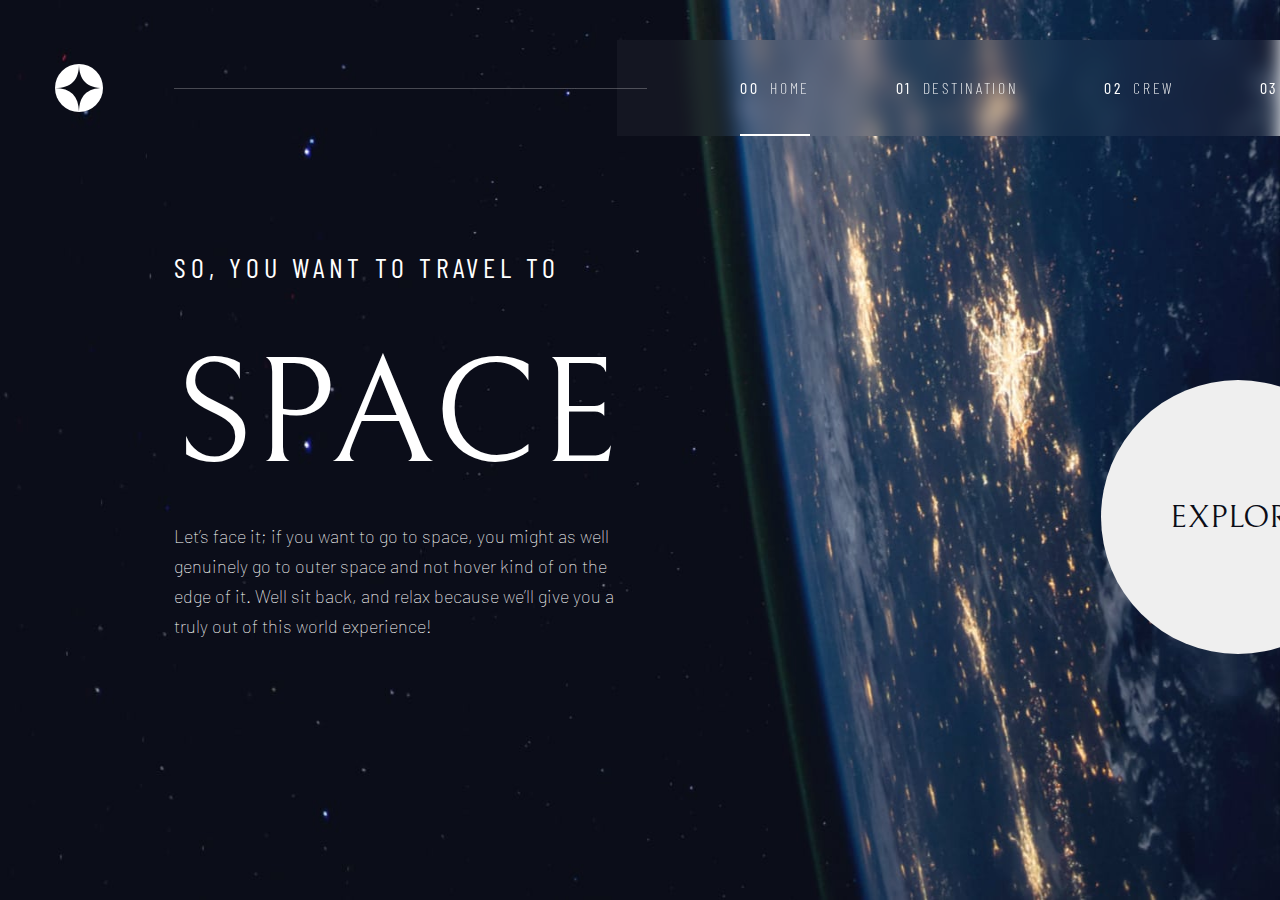
<file: index.html>
<!DOCTYPE html>
<html lang="en">
<head>
  <meta charset="UTF-8">
  <meta name="viewport" content="width=device-width, initial-scale=1.0">

  <link rel="icon" type="image/png" sizes="32x32" href="./assets/favicon-32x32.png">
  <link rel="stylesheet" href="css/styles.css">
  <title>Space tourism website</title>
</head>
<body>
  <div id="homepage">
    <div id="navbar">
      <span id="logo">
      <img src="assets/shared/logo.svg" alt="logo">
      </span>
      <hr id="nav-line">
      <nav>
        <div id="overlay"></div>
        <div class="nav-items">
          <div class="nav-item nav-item-active"><a href="index.html">00 <span> Home</span></a></div>
          <div class="nav-item"><a href="destination-moon.html">01 <span> Destination</span></a></div>
          <div class="nav-item"><a href="crew-commander.html">02 <span> Crew</span></a></div>
          <div class="nav-item"><a href="technology-vehicle.html">03 <span> Technology</span></a></div>
      </div>
      </nav>
    </div>
      
    <div id="home-text">
      <h5 style="margin-top:0;">So, you want to travel to</h5>
      <h1>SPACE</h1>
      <p>Let’s face it; if you want to go to space, you might as well genuinely go to 
      outer space and not hover kind of on the edge of it. Well sit back, and relax 
      because we’ll give you a truly out of this world experience!</p>
    </div>

     <button id = "explore">
      <h4>EXPLORE</h4>
     </button>
  </div>
</body>
</html>
</file>
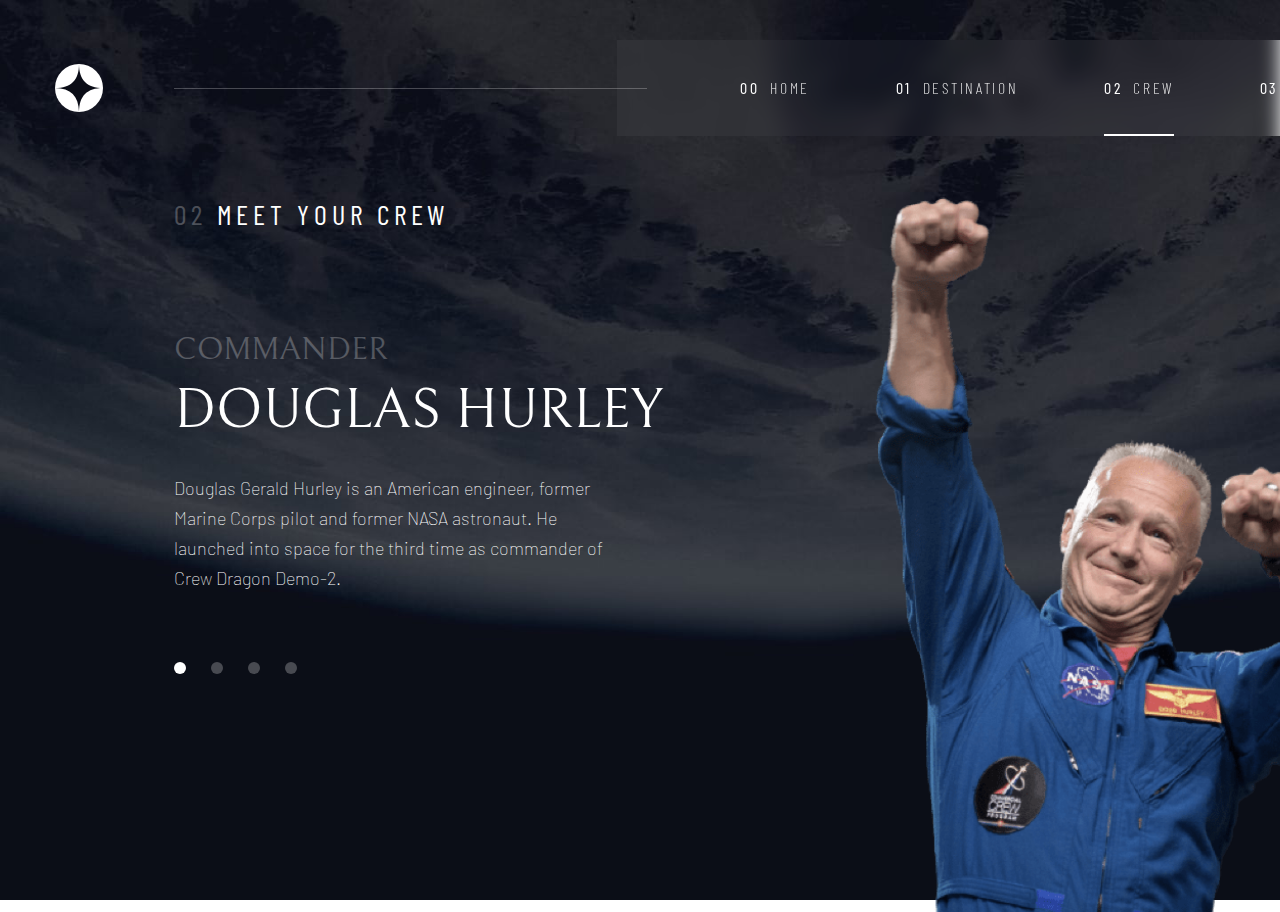
<file: crew-commander.html>
<!DOCTYPE html>
<html lang="en">
<head>
  <meta charset="UTF-8">
  <meta name="viewport" content="width=device-width, initial-scale=1.0">

  <link rel="icon" type="image/png" sizes="32x32" href="./assets/favicon-32x32.png">
  <link rel="stylesheet" href="css/styles.css">
  <title>Space tourism website</title>
</head>
<body>

  <div class="crew-page">
  <div id="navbar">
    <span id="logo">
    <img src="assets/shared/logo.svg" alt="logo">
    </span>
    <hr id="nav-line">
    <nav>
      <div id="overlay"></div>
      <div class="nav-items">
        <div class="nav-item"><a href="index.html">00 <span> Home</span></a></div>
          <div class="nav-item"><a href="destination-moon.html">01 <span> Destination</span></a></div>
          <div class="nav-item nav-item-active"><a href="crew-commander.html">02 <span> Crew</span></a></div>
          <div class="nav-item"><a href="technology-vehicle.html">03 <span> Technology</span></a></div>
    </div>
    </nav>
  </div>
  
  <div class="crews">
    <h5><span class="numbers">02</span>Meet your crew</h5>
  <h4><span class="numbers">Commander</span></h4>
  <h3>Douglas Hurley</h3>

  <p>Douglas Gerald Hurley is an American engineer, former Marine Corps pilot 
  and former NASA astronaut. He launched into space for the third time as 
  commander of Crew Dragon Demo-2.</p>
  <img src="assets/crew/image-douglas-hurley.png">
  </div>
  <div class="circle-buttons">
    <a href="crew-commander.html"><div class="circle circle-active"></div></a>
    <a href="crew-specialist.html"><div class="circle"></div></a>
    <a href="crew-pilot.html"><div class="circle"></div></a>
    <a href="crew-engineer.html"><div class="circle"></div></a>
  </div>
</div>

</body>
</html>
</file>
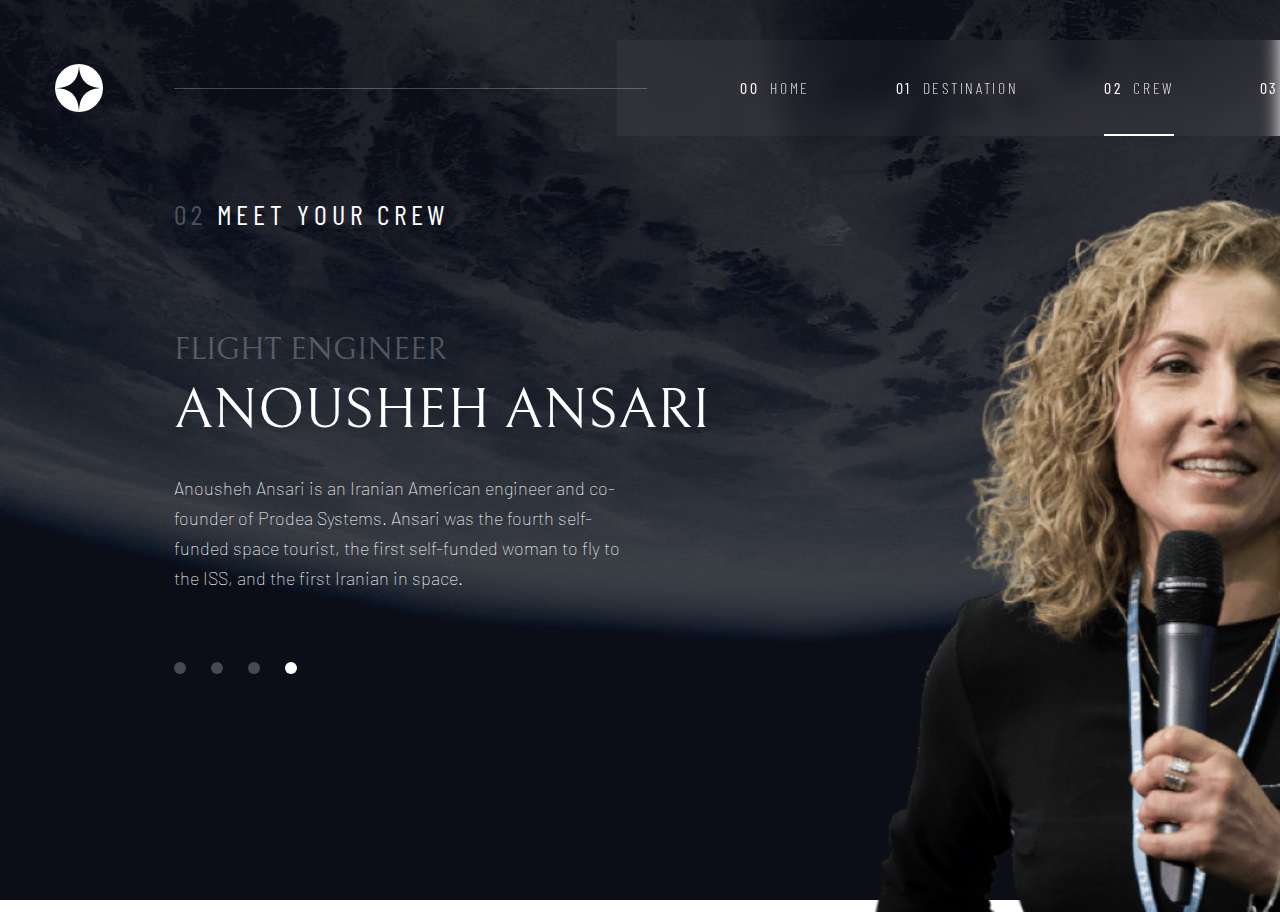
<file: crew-engineer.html>
<!DOCTYPE html>
<html lang="en">
<head>
  <meta charset="UTF-8">
  <meta name="viewport" content="width=device-width, initial-scale=1.0">

  <link rel="icon" type="image/png" sizes="32x32" href="./assets/favicon-32x32.png">
  <link rel="stylesheet" href="css/styles.css">
  <title>Space tourism website</title>
</head>
<body>
  <div class="crew-page">
    <div id="navbar">
      <span id="logo">
      <img src="assets/shared/logo.svg" alt="logo">
      </span>
      <hr id="nav-line">
      <nav>
        <div id="overlay"></div>
        <div class="nav-items">
          <div class="nav-item"><a href="index.html">00 <span> Home</span></a></div>
          <div class="nav-item"><a href="destination-moon.html">01 <span> Destination</span></a></div>
          <div class="nav-item nav-item-active"><a href="crew-commander.html">02 <span> Crew</span></a></div>
          <div class="nav-item"><a href="technology-vehicle.html">03 <span> Technology</span></a></div>
      </div>
      </nav>
    </div>
    
    <div class="crews">
      <h5><span class="numbers">02</span>Meet your crew</h5>
    <h4><span class="numbers">Flight Engineer</span></h4>
    <h3>Anousheh Ansari</h3>
  
    <p>Anousheh Ansari is an Iranian American engineer and co-founder of Prodea Systems. 
      Ansari was the fourth self-funded space tourist, the first self-funded woman to 
      fly to the ISS, and the first Iranian in space.</p>
    <img src="assets/crew/image-anousheh-ansari.png">
    </div>
    <div class="circle-buttons">
      <a href="crew-commander.html"><div class="circle"></div></a>
      <a href="crew-specialist.html"><div class="circle"></div></a>
      <a href="crew-pilot.html"><div class="circle"></div></a>
      <a href="crew-engineer.html"><div class="circle circle-active"></div></a>
    </div>
  </div>   
</body>
</html>
</file>
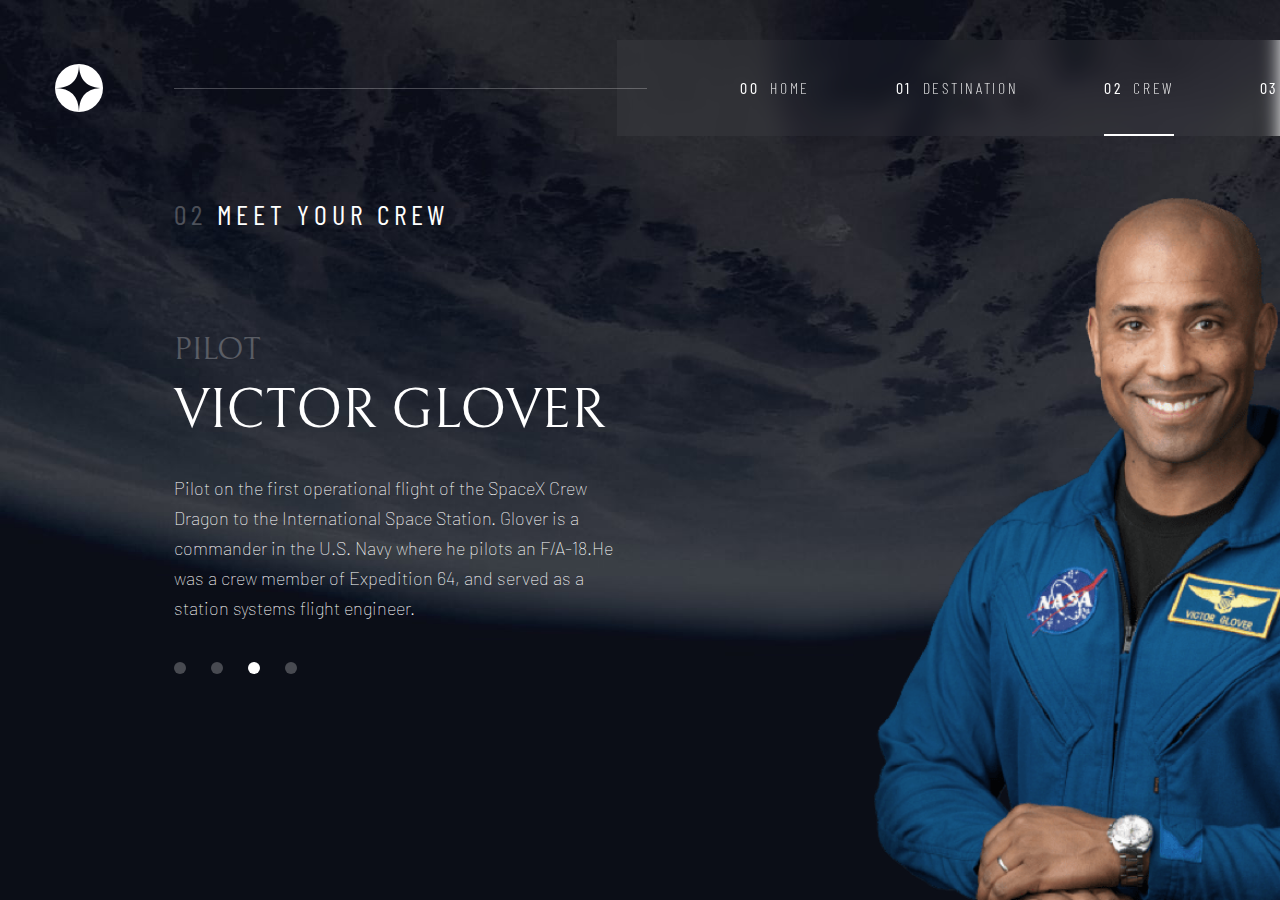
<file: crew-pilot.html>
<!DOCTYPE html>
<html lang="en">
<head>
  <meta charset="UTF-8">
  <meta name="viewport" content="width=device-width, initial-scale=1.0">

  <link rel="icon" type="image/png" sizes="32x32" href="./assets/favicon-32x32.png">
  <link rel="stylesheet" href="css/styles.css">
  <title>Space tourism website</title>
</head>
<body>

  <div class="crew-page">
    <div id="navbar">
      <span id="logo">
      <img src="assets/shared/logo.svg" alt="logo">
      </span>
      <hr id="nav-line">
      <nav>
        <div id="overlay"></div>
        <div class="nav-items">
          <div class="nav-item"><a href="index.html">00 <span> Home</span></a></div>
          <div class="nav-item"><a href="destination-moon.html">01 <span> Destination</span></a></div>
          <div class="nav-item nav-item-active"><a href="crew-commander.html">02 <span> Crew</span></a></div>
          <div class="nav-item"><a href="technology-vehicle.html">03 <span> Technology</span></a></div>
      </div>
      </nav>
    </div>
    
    <div class="crews">
      <h5><span class="numbers">02</span>Meet your crew</h5>
    <h4><span class="numbers">Pilot</span></h4>
    <h3>Victor Glover</h3>
    <p>Pilot on the first operational flight of the SpaceX Crew Dragon to the 
      International Space Station. Glover is a commander in the U.S. Navy where 
      he pilots an F/A-18.He was a crew member of Expedition 64, and served as a 
      station systems flight engineer.</p>
    <img src="assets/crew/image-victor-glover.png">
    </div>
    <div class="circle-buttons">
      <a href="crew-commander.html"><div class="circle"></div></a>
      <a href="crew-specialist.html"><div class="circle"></div></a>
      <a href="crew-pilot.html"><div class="circle circle-active"></div></a>
      <a href="crew-engineer.html"><div class="circle"></div></a>
    </div>
  </div>
</body>
</html>
</file>
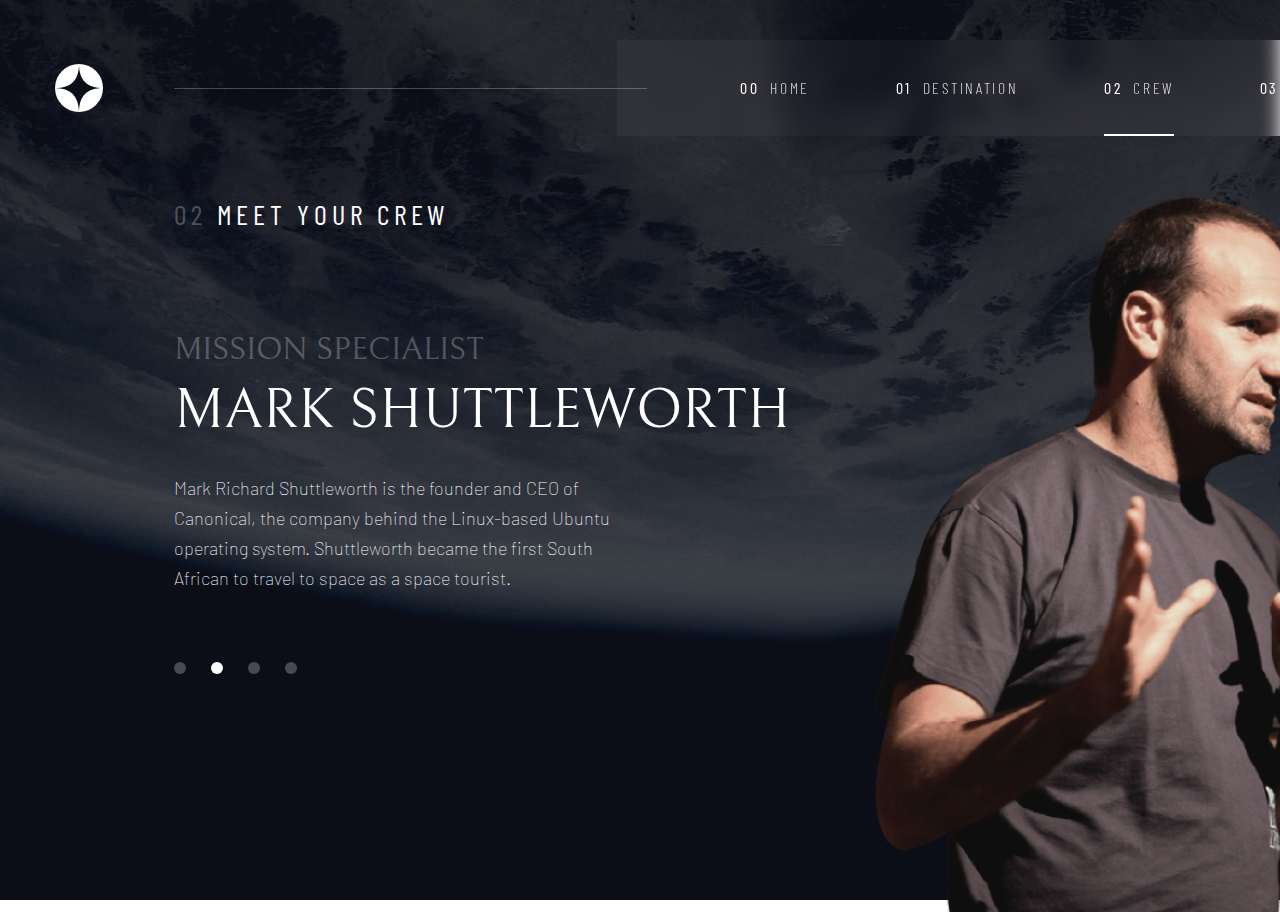
<file: crew-specialist.html>
<!DOCTYPE html>
<html lang="en">
<head>
  <meta charset="UTF-8">
  <meta name="viewport" content="width=device-width, initial-scale=1.0">

  <link rel="icon" type="image/png" sizes="32x32" href="./assets/favicon-32x32.png">
  <link rel="stylesheet" href="css/styles.css">
  <title>Space tourism website</title>
</head>
<body>

  <div class="crew-page">
    <div id="navbar">
      <span id="logo">
      <img src="assets/shared/logo.svg" alt="logo">
      </span>
      <hr id="nav-line">
      <nav>
        <div id="overlay"></div>
        <div class="nav-items">
          <div class="nav-item"><a href="index.html">00 <span> Home</span></a></div>
          <div class="nav-item"><a href="destination-moon.html">01 <span> Destination</span></a></div>
          <div class="nav-item nav-item-active"><a href="crew-commander.html">02 <span> Crew</span></a></div>
          <div class="nav-item"><a href="technology-vehicle.html">03 <span> Technology</span></a></div>
      </div>
      </nav>
    </div>
    
    <div class="crews">
      <h5><span class="numbers">02</span>Meet your crew</h5>
    <h4><span class="numbers">Mission Specialist</span></h4>
    <h3>Mark Shuttleworth</h3>
  
    <p>Mark Richard Shuttleworth is the founder and CEO of Canonical, the company behind 
      the Linux-based Ubuntu operating system. Shuttleworth became the first South 
      African to travel to space as a space tourist.</p>
    <img src="assets/crew/image-mark-shuttleworth.png">
    </div>
    <div class="circle-buttons">
      <a href="crew-commander.html"><div class="circle"></div></a>
      <a href="crew-specialist.html"><div class="circle circle-active"></div></a>
      <a href="crew-pilot.html"><div class="circle"></div></a>
      <a href="crew-engineer.html"><div class="circle"></div></a>
    </div>
  </div>
</body>
</html>
</file>
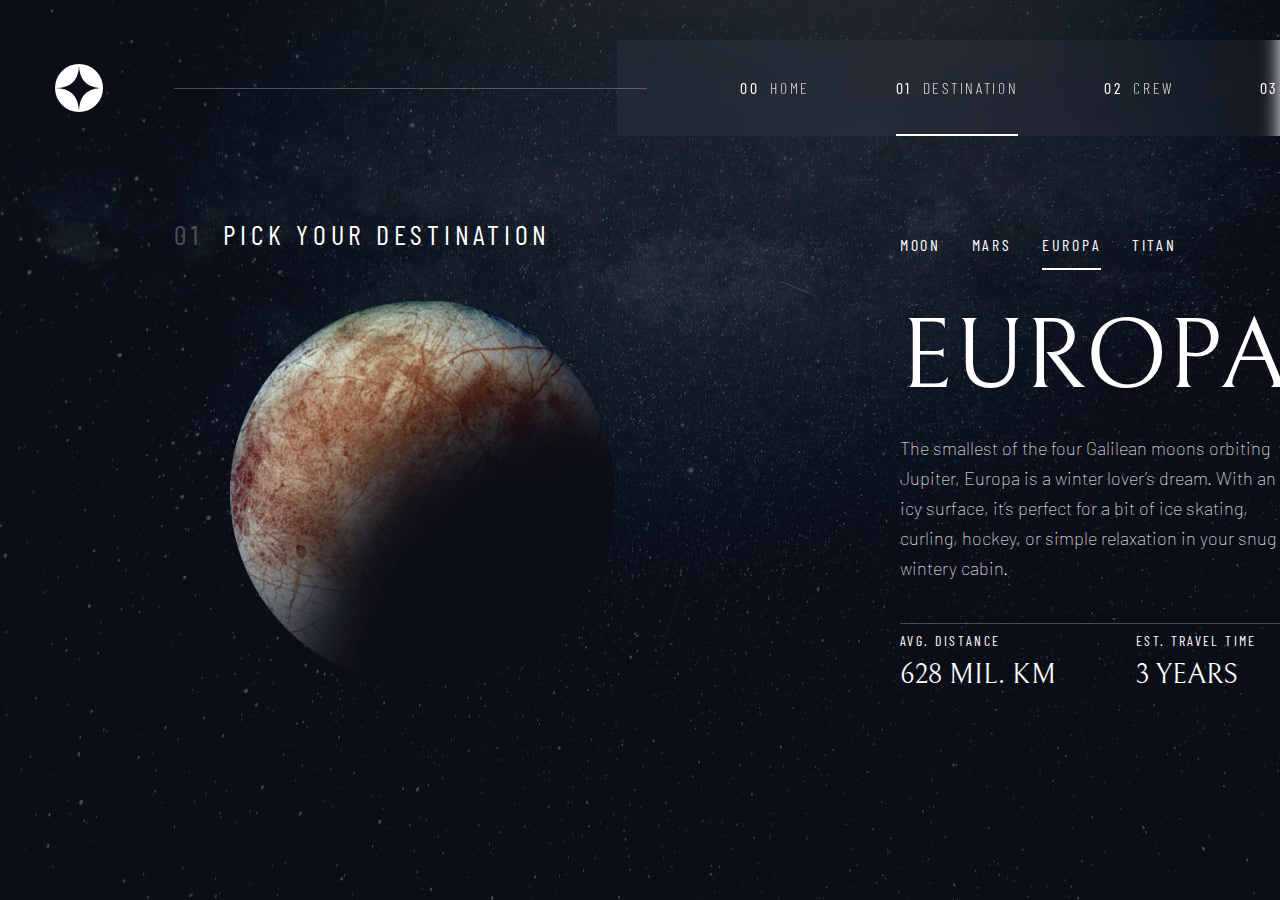
<file: destination-europa.html>
<!DOCTYPE html>
<html lang="en">
<head>
  <meta charset="UTF-8">
  <meta name="viewport" content="width=device-width, initial-scale=1.0">

  <link rel="icon" type="image/png" sizes="32x32" href="./assets/favicon-32x32.png">
  <link rel="stylesheet" href="css/styles.css">
  <title>Space tourism website</title>
</head>
<body>
  <div id="destination-page">
    <div id="navbar">
      <span id="logo">
      <img src="assets/shared/logo.svg" alt="logo">
      </span>
      <hr id="nav-line">
      <nav>
        <div id="overlay"></div>
        <div class="nav-items">
          <div class="nav-item"><a href="index.html">00 <span> Home</span></a></div>
          <div class="nav-item nav-item-active"><a href="destination-moon.html">01 <span> Destination</span></a></div>
          <div class="nav-item"><a href="crew-commander.html">02 <span> Crew</span></a></div>
          <div class="nav-item"><a href="technology-vehicle.html">03 <span> Technology</span></a></div>
      </div>
      </nav>
    </div>
  
    <div class="destinations">
      <h5><span class="numbers">01</span> PICK YOUR DESTINATION</h5>
      <img src="assets/destination/image-europa.png" alt="">
  
    <div class="text">
      <div class="nav-items">
        <div class="nav-item"><a href="destination-moon.html">Moon</a></div>
        <div class="nav-item"><a href="destination-mars.html">Mars</a></div>
        <div class="nav-item nav-item-active"><a href="destination-europa.html">Europa</a></div>
        <div class="nav-item"><a href="destination-titan.html">Titan</a></div>
    </div>
        
        <h2>Europa</h2>
  
        <p>The smallest of the four Galilean moons orbiting Jupiter, Europa is a 
          winter lover’s dream. With an icy surface, it’s perfect for a bit of 
          ice skating, curling, hockey, or simple relaxation in your snug 
          wintery cabin.</p>
  
        <hr>
        <div class = "metadata">
          <div>
          <div class = "subheading2">Avg. distance</div>
          <div class = "subheading1">628 mil. km</div>
        </div>
          <div>
          <div class = "subheading2">Est. travel time</div>
          <div class = "subheading1">3 years</div>
        </div>
      </div>
  
    </div>
    
    </div>
    
  </div>
</body>
</html>
</file>
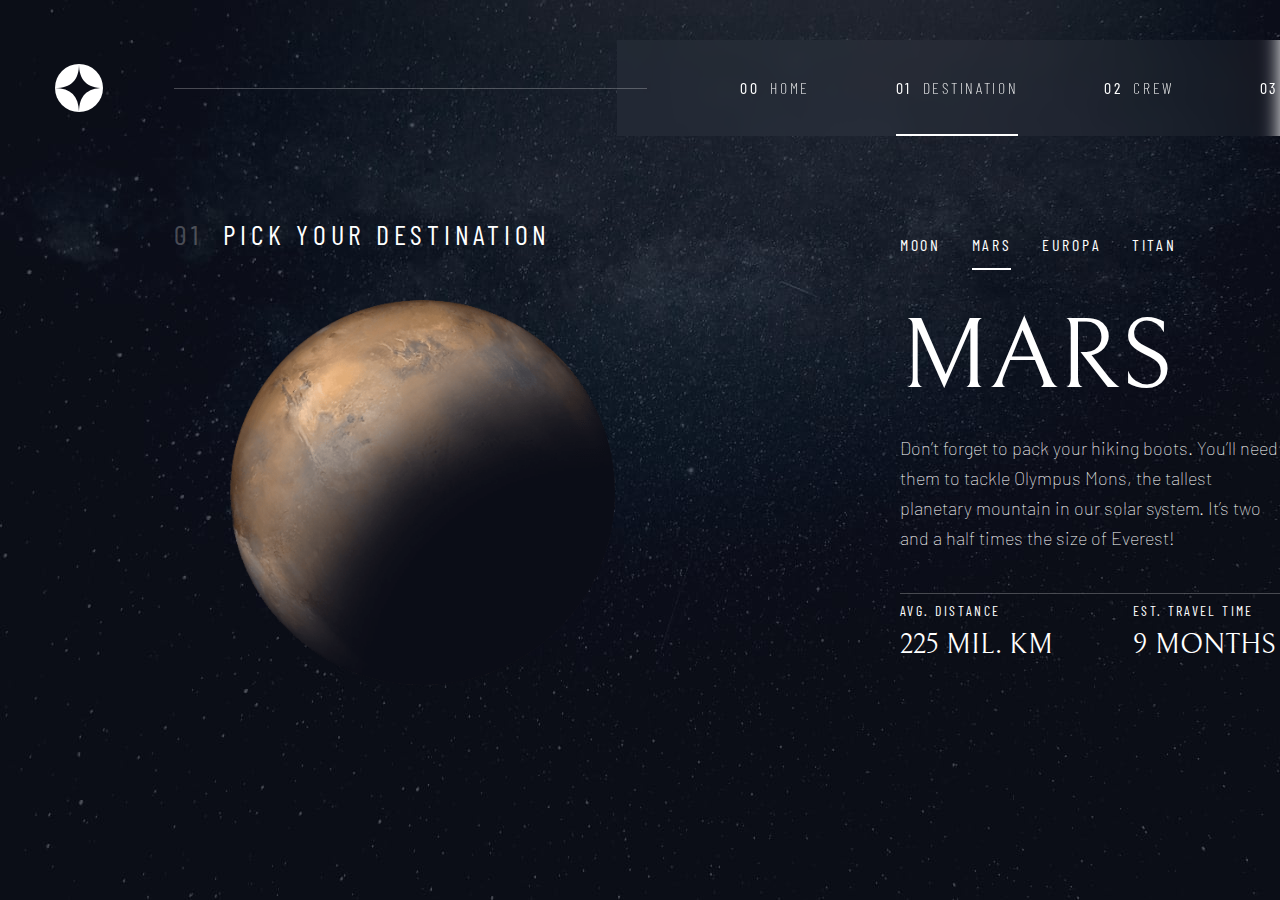
<file: destination-mars.html>
<!DOCTYPE html>
<html lang="en">
<head>
  <meta charset="UTF-8">
  <meta name="viewport" content="width=device-width, initial-scale=1.0">

  <link rel="icon" type="image/png" sizes="32x32" href="./assets/favicon-32x32.png">
  <link rel="stylesheet" href="css/styles.css">
  <title>Space tourism website</title>
</head>
<body>

  <div id="destination-page">
    <div id="navbar">
      <span id="logo">
      <img src="assets/shared/logo.svg" alt="logo">
      </span>
      <hr id="nav-line">
      <nav>
        <div id="overlay"></div>
        <div class="nav-items">
          <div class="nav-item"><a href="index.html">00 <span> Home</span></a></div>
          <div class="nav-item nav-item-active"><a href="destination-moon.html">01 <span> Destination</span></a></div>
          <div class="nav-item"><a href="crew-commander.html">02 <span> Crew</span></a></div>
          <div class="nav-item"><a href="technology-vehicle.html">03 <span> Technology</span></a></div>
      </div>
      </nav>
    </div>
    

    <div class="destinations">
      <h5><span class="numbers">01</span> PICK YOUR DESTINATION</h5>
      <img src="assets/destination/image-mars.png" alt="">
  
    <div class="text">
      <div class="nav-items">
        <div class="nav-item"><a href="destination-moon.html">Moon</a></div>
        <div class="nav-item nav-item-active"><a href="destination-mars.html">Mars</a></div>
        <div class="nav-item"><a href="destination-europa.html">Europa</a></div>
        <div class="nav-item"><a href="destination-titan.html">Titan</a></div>
    </div>

    <h2>MARS</h2>

      <p>Don’t forget to pack your hiking boots. You’ll need them to tackle Olympus Mons, 
        the tallest planetary mountain in our solar system. It’s two and a half times 
        the size of Everest!</p>

      <hr>
      <div class = "metadata">
        <div>
        <div class = "subheading2">Avg. distance</div>
        <div class = "subheading1">225 mil. km</div>
      </div>
        <div>
        <div class = "subheading2">Est. travel time</div>
        <div class = "subheading1">9 months</div>
      </div>
    </div> 
  </div>
</div>
</body>
</html>
</file>
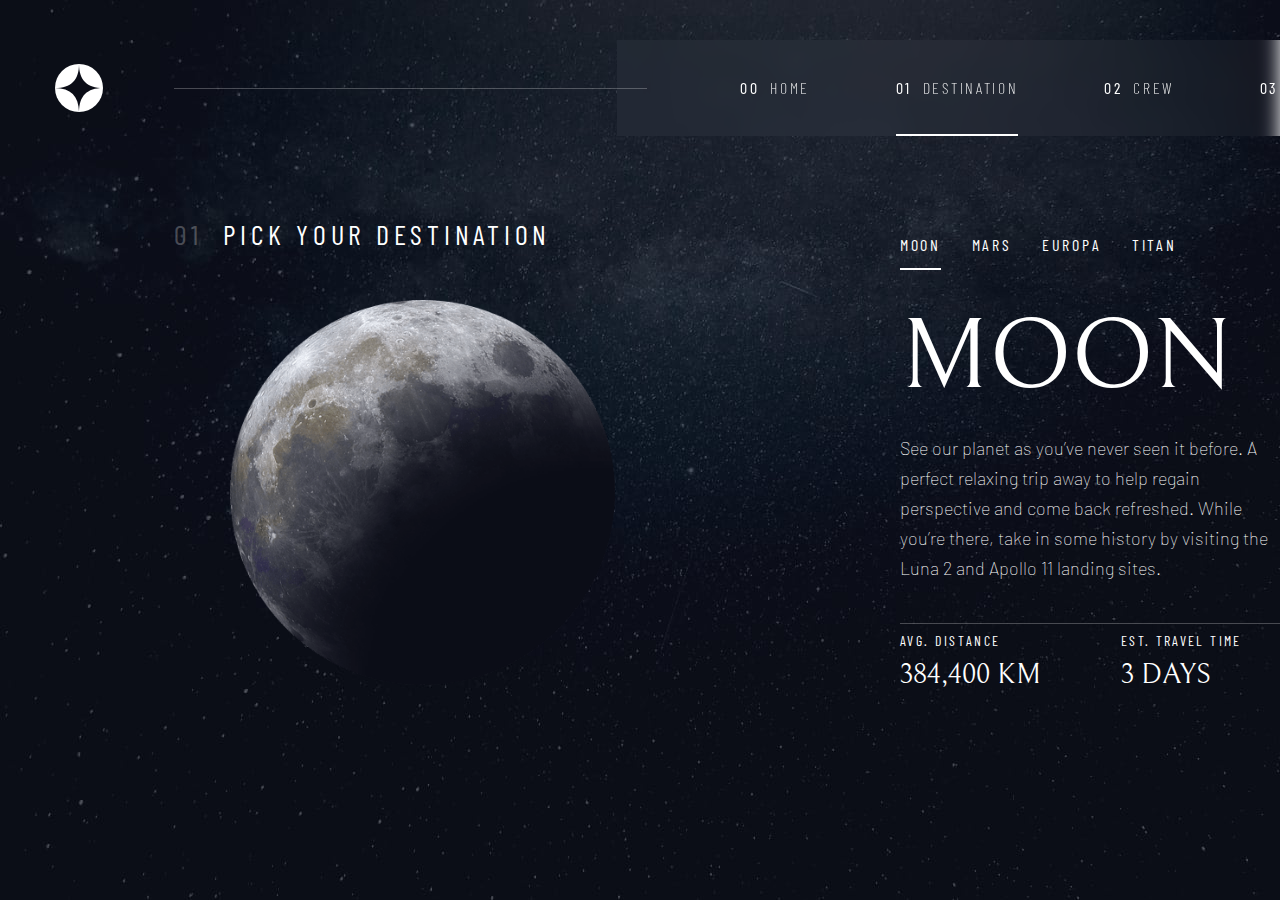
<file: destination-moon.html>
<!DOCTYPE html>
<html lang="en">
<head>
  <meta charset="UTF-8">
  <meta name="viewport" content="width=device-width, initial-scale=1.0">

  <link rel="icon" type="image/png" sizes="32x32" href="./assets/favicon-32x32.png">
  <link rel="stylesheet" href="css/styles.css">
  <title>Space tourism website</title>
</head>
<body>
<div id="destination-page">
  <div id="navbar">
    <span id="logo">
    <img src="assets/shared/logo.svg" alt="logo">
    </span>
    <hr id="nav-line">
    <nav>
      <div id="overlay"></div>
      <div class="nav-items">
        <div class="nav-item"><a href="index.html">00 <span> Home</span></a></div>
          <div class="nav-item nav-item-active"><a href="destination-moon.html">01 <span> Destination</span></a></div>
          <div class="nav-item"><a href="crew-commander.html">02 <span> Crew</span></a></div>
          <div class="nav-item"><a href="technology-vehicle.html">03 <span> Technology</span></a></div>
    </div>
    </nav>
  </div>

  <div class="destinations">
    <h5><span class="numbers">01</span> PICK YOUR DESTINATION</h5>
    <img src="assets/destination/image-moon.png" alt="">

  <div class="text">
    <div class="nav-items">
      <div class="nav-item nav-item-active"><a href="destination-moon.html">Moon</a></div>
        <div class="nav-item"><a href="destination-mars.html">Mars</a></div>
        <div class="nav-item"><a href="destination-europa.html">Europa</a></div>
        <div class="nav-item"><a href="destination-titan.html">Titan</a></div>
  </div>
      
      <h2>MOON</h2>

      <p>See our planet as you’ve never seen it before. A perfect relaxing trip away to help 
      regain perspective and come back refreshed. While you’re there, take in some history 
      by visiting the Luna 2 and Apollo 11 landing sites.</p>

      <hr>
      <div class = "metadata">
        <div>
        <div class = "subheading2">Avg. distance</div>
        <div class = "subheading1">384,400 km</div>
      </div>
        <div>
        <div class = "subheading2">Est. travel time</div>
        <div class = "subheading1">3 days</div>
      </div>
    </div>

  </div>
  
  </div>
  
</div>
</body>
</html>
</file>
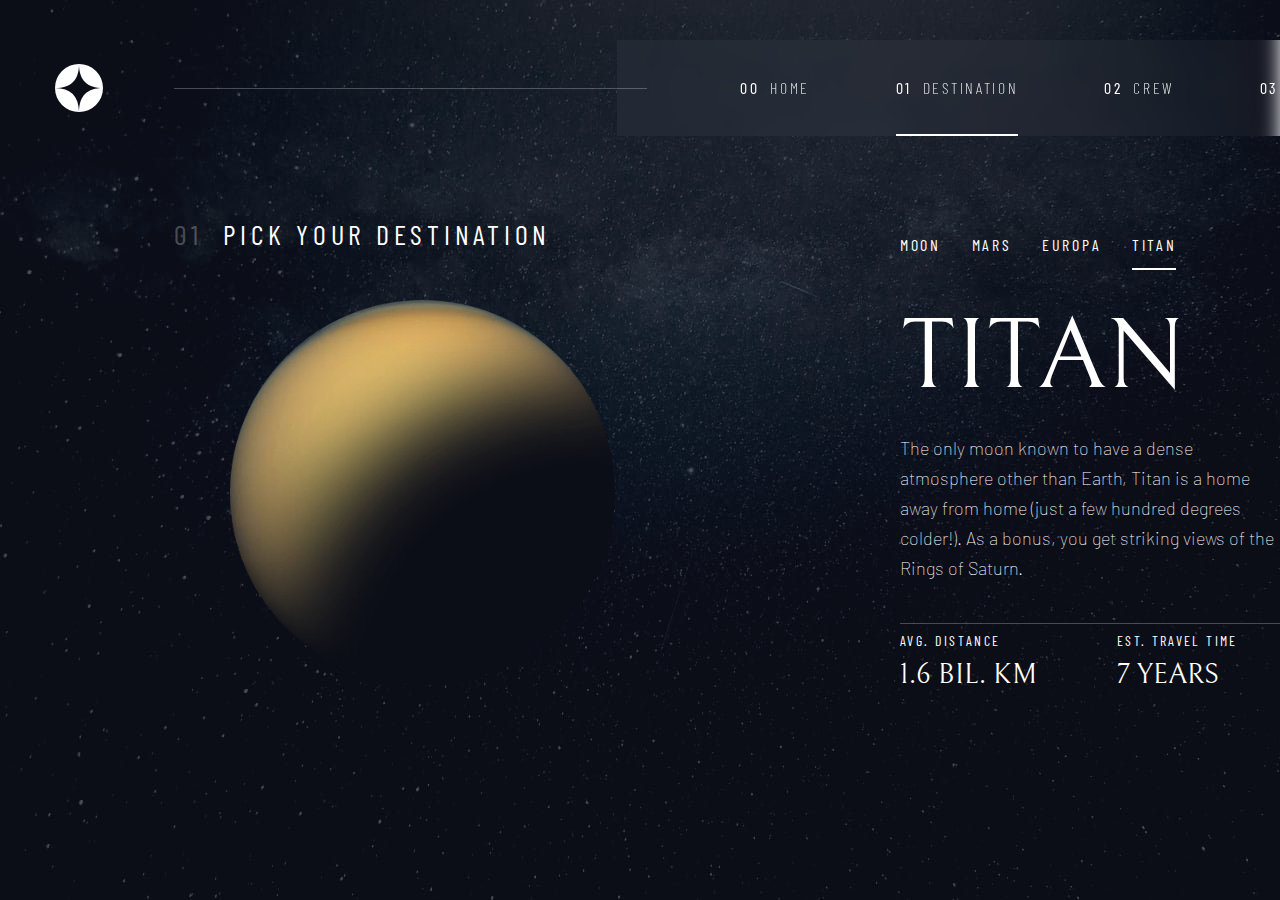
<file: destination-titan.html>
<!DOCTYPE html>
<html lang="en">
<head>
  <meta charset="UTF-8">
  <meta name="viewport" content="width=device-width, initial-scale=1.0">

  <link rel="icon" type="image/png" sizes="32x32" href="./assets/favicon-32x32.png">
  <link rel="stylesheet" href="css/styles.css">
  <title>Space tourism website</title>
</head>
<body>
  <div id="destination-page">
    <div id="navbar">
      <span id="logo">
      <img src="assets/shared/logo.svg" alt="logo">
      </span>
      <hr id="nav-line">
      <nav>
        <div id="overlay"></div>
        <div class="nav-items">
          <div class="nav-item"><a href="index.html">00 <span> Home</span></a></div>
          <div class="nav-item nav-item-active"><a href="destination-moon.html">01 <span> Destination</span></a></div>
          <div class="nav-item"><a href="crew-commander.html">02 <span> Crew</span></a></div>
          <div class="nav-item"><a href="technology-vehicle.html">03 <span> Technology</span></a></div>
      </div>
      </nav>
    </div>
  
    <div class="destinations">
      <h5><span class="numbers">01</span> PICK YOUR DESTINATION</h5>
      <img src="assets/destination/image-titan.png" alt="">
  
    <div class="text">
      <div class="nav-items">
        <div class="nav-item"><a href="destination-moon.html">Moon</a></div>
        <div class="nav-item"><a href="destination-mars.html">Mars</a></div>
        <div class="nav-item"><a href="destination-europa.html">Europa</a></div>
        <div class="nav-item nav-item-active"><a href="destination-titan.html">Titan</a></div>
    </div>
        
        <h2>Titan</h2>
  
        <p>The only moon known to have a dense atmosphere other than Earth, Titan 
          is a home away from home (just a few hundred degrees colder!). As a 
          bonus, you get striking views of the Rings of Saturn.</p>
  
        <hr>
        <div class = "metadata">
          <div>
          <div class = "subheading2">Avg. distance</div>
          <div class = "subheading1">1.6 bil. km</div>
        </div>
          <div>
          <div class = "subheading2">Est. travel time</div>
          <div class = "subheading1">7 years</div>
        </div>
      </div>
  
    </div>
    
    </div>
    
  </div>
</body>
</html>
</file>
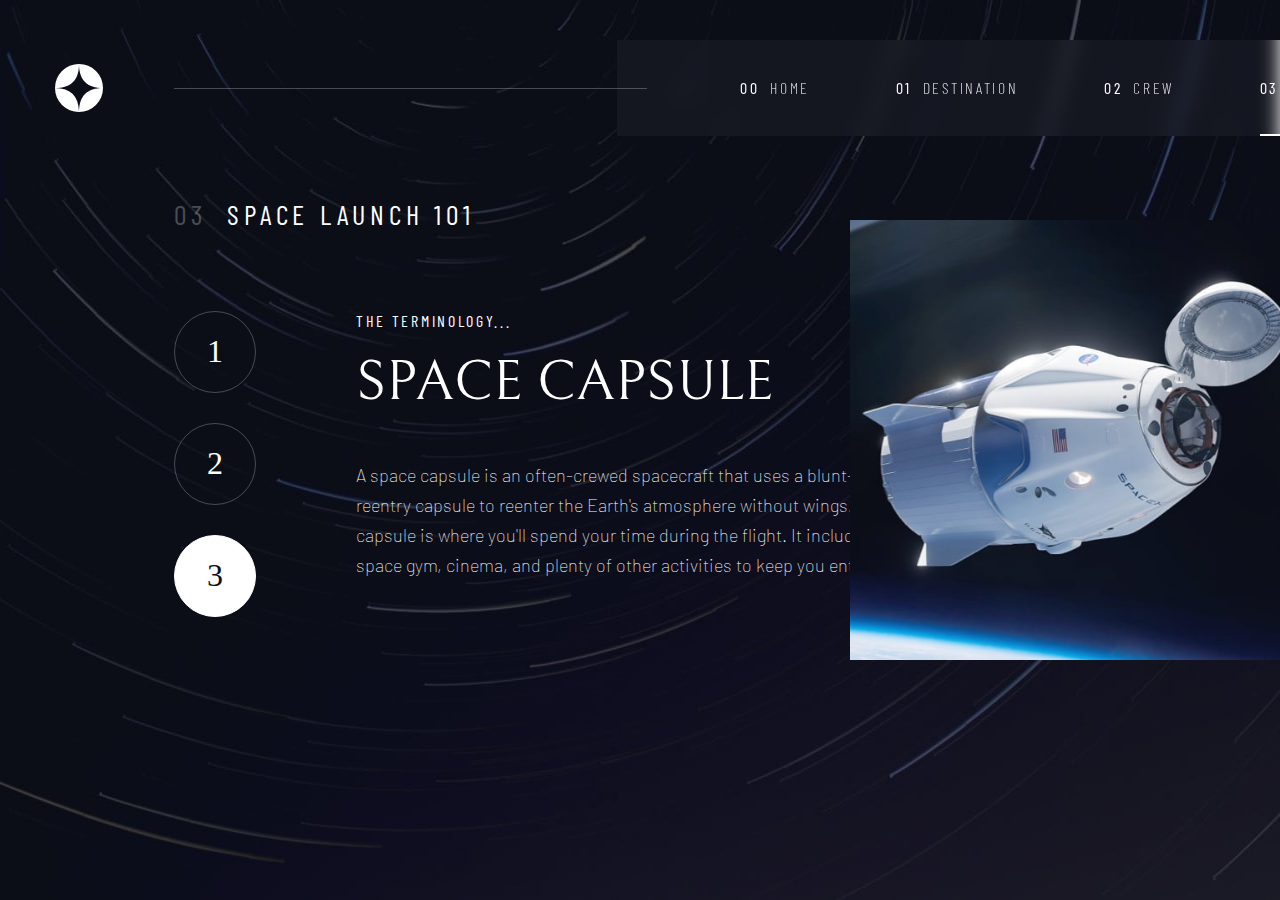
<file: technology-capsule.html>
<!DOCTYPE html>
<html lang="en">
<head>
  <meta charset="UTF-8">
  <meta name="viewport" content="width=device-width, initial-scale=1.0">

  <link rel="icon" type="image/png" sizes="32x32" href="./assets/favicon-32x32.png">
  <link rel="stylesheet" href="css/styles.css">
  <title>Space tourism website</title>
</head>
<body>

  <div class="technology-page">
    <div id="navbar">
      <span id="logo">
      <img src="assets/shared/logo.svg" alt="logo">
      </span>
      <hr id="nav-line">
      <nav>
        <div id="overlay"></div>
        <div class="nav-items">
          <div class="nav-item"><a href="index.html">00 <span> Home</span></a></div>
          <div class="nav-item"><a href="destination-moon.html">01 <span> Destination</span></a></div>
          <div class="nav-item"><a href="crew-commander.html">02 <span> Crew</span></a></div>
          <div class="nav-item nav-item-active"><a href="technology-vehicle.html">03 <span> Technology</span></a></div>
      </div>
      </nav>
    </div>
  <div class="technologies">
    <h5><span class="numbers">03</span> Space launch 101</h5>
  <div class="technology">
    <div class="circle-numbers">
      <a href="technology-vehicle.html"><div class="circle-number">1</div></a>
      <a href="technology-spaceport.html"><div class="circle-number">2</div></a>
      <a href="technology-capsule.html"><div class="circle-number circle-number-active">3</div></a>
    </div>
    <div>
      <div class="nav-text">The terminology...</div>
      <h3>Space capsule</h3>
    <p>A space capsule is an often-crewed spacecraft that uses a blunt-body reentry 
      capsule to reenter the Earth's atmosphere without wings. Our capsule is where 
      you'll spend your time during the flight. It includes a space gym, cinema, 
      and plenty of other activities to keep you entertained.</p>
    </div>
  </div>
  </div>
  <img src="./assets/technology/image-space-capsule-portrait.jpg" alt="">
  </div>
</body>
</html>
</file>
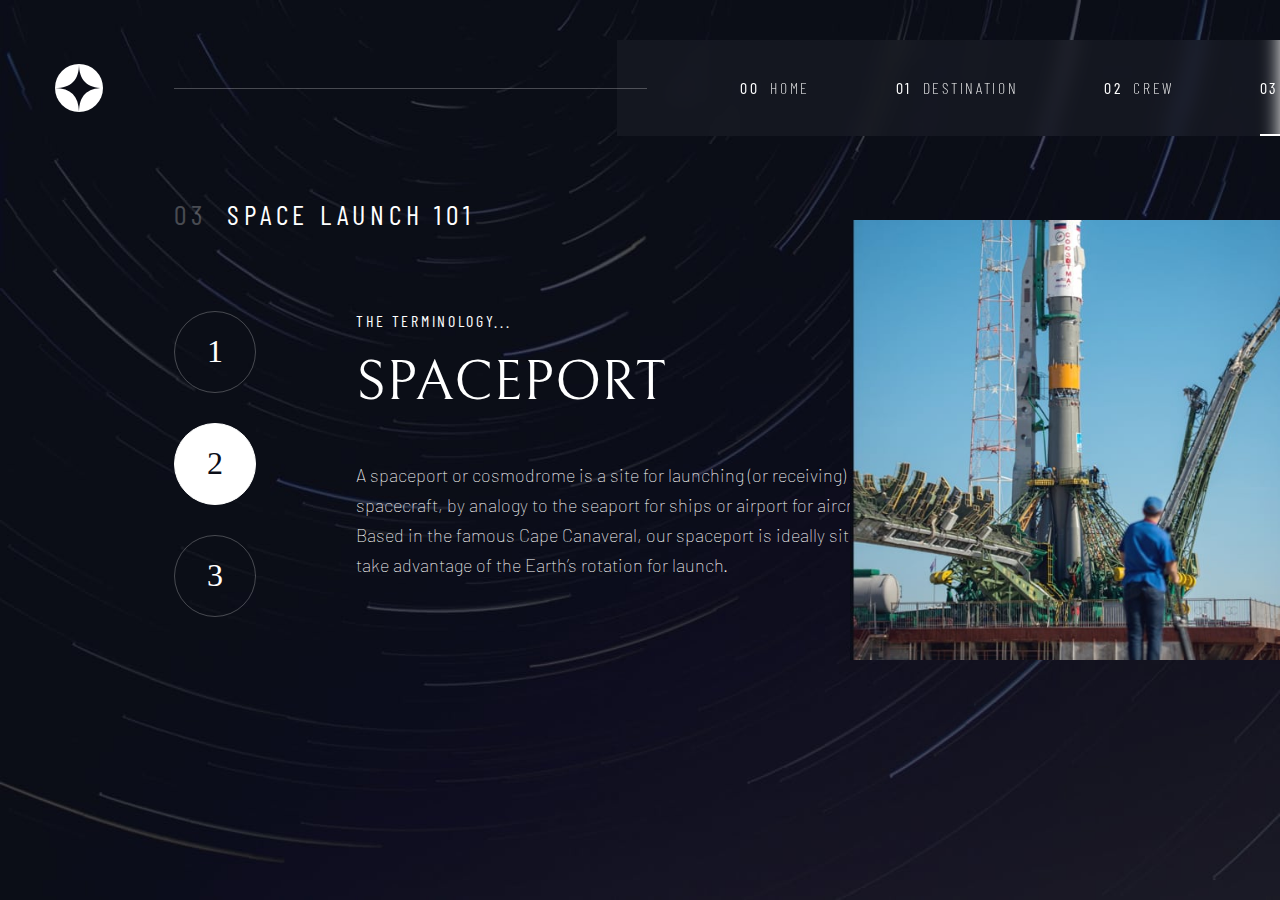
<file: technology-spaceport.html>
<!DOCTYPE html>
<html lang="en">
<head>
  <meta charset="UTF-8">
  <meta name="viewport" content="width=device-width, initial-scale=1.0">

  <link rel="icon" type="image/png" sizes="32x32" href="./assets/favicon-32x32.png">
  <link rel="stylesheet" href="css/styles.css">
  <title>Space tourism website</title>
</head>
<body>

  <div class="technology-page">
    <div id="navbar">
      <span id="logo">
      <img src="assets/shared/logo.svg" alt="logo">
      </span>
      <hr id="nav-line">
      <nav>
        <div id="overlay"></div>
        <div class="nav-items">
          <div class="nav-item"><a href="index.html">00 <span> Home</span></a></div>
          <div class="nav-item"><a href="destination-moon.html">01 <span> Destination</span></a></div>
          <div class="nav-item"><a href="crew-commander.html">02 <span> Crew</span></a></div>
          <div class="nav-item nav-item-active"><a href="technology-vehicle.html">03 <span> Technology</span></a></div>
      </div>
      </nav>
    </div>
  <div class="technologies">
    <h5><span class="numbers">03</span> Space launch 101</h5>
  <div class="technology">
    <div class="circle-numbers">
      <a href="technology-vehicle.html"><div class="circle-number">1</div></a>
      <a href="technology-spaceport.html"><div class="circle-number circle-number-active">2</div></a>
      <a href="technology-capsule.html"><div class="circle-number">3</div></a>
    </div>
    <div>
      <div class="nav-text">The terminology...</div>
      <h3>Spaceport</h3>
    <p>A spaceport or cosmodrome is a site for launching (or receiving) spacecraft, 
      by analogy to the seaport for ships or airport for aircraft. Based in the 
      famous Cape Canaveral, our spaceport is ideally situated to take advantage 
      of the Earth’s rotation for launch.</p>
    </div>
  </div>
  </div>
  <img src="./assets/technology/image-spaceport-portrait.jpg" alt="">
  </div>
</body>
</html>
</file>
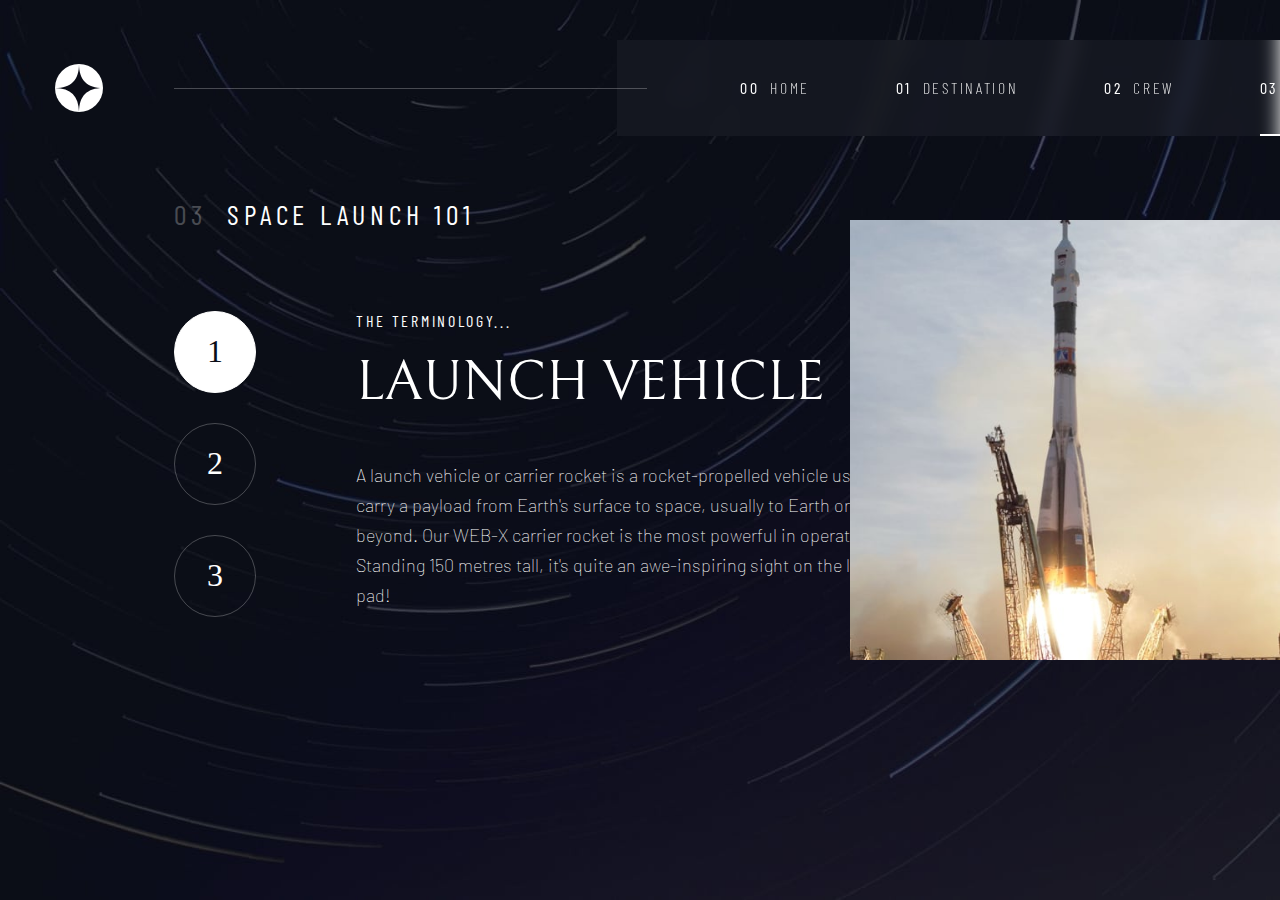
<file: technology-vehicle.html>
<!DOCTYPE html>
<html lang="en">
<head>
  <meta charset="UTF-8">
  <meta name="viewport" content="width=device-width, initial-scale=1.0">

  <link rel="icon" type="image/png" sizes="32x32" href="./assets/favicon-32x32.png">
  <link rel="stylesheet" href="css/styles.css">
  <title>Space tourism website</title>
</head>
<body>
  <div class="technology-page">
    <div id="navbar">
      <span id="logo">
      <img src="assets/shared/logo.svg" alt="logo">
      </span>
      <hr id="nav-line">
      <nav>
        <div id="overlay"></div>
        <div class="nav-items">
          <div class="nav-item"><a href="index.html">00 <span> Home</span></a></div>
          <div class="nav-item"><a href="destination-moon.html">01 <span> Destination</span></a></div>
          <div class="nav-item"><a href="crew-commander.html">02 <span> Crew</span></a></div>
          <div class="nav-item nav-item-active"><a href="technology-vehicle.html">03 <span> Technology</span></a></div>
      </div>
      </nav>
    </div>
  <div class="technologies">
    <h5><span class="numbers">03</span> Space launch 101</h5>
  <div class="technology">
    <div class="circle-numbers">
      <a href="technology-vehicle.html"><div class="circle-number circle-number-active">1</div></a>
      <a href="technology-spaceport.html"><div class="circle-number">2</div></a>
      <a href="technology-capsule.html"><div class="circle-number">3</div></a>
    </div>
    <div>
      <div class="nav-text">The terminology...</div>
      <h3>Launch vehicle</h3>
    <p>A launch vehicle or carrier rocket is a rocket-propelled vehicle used to carry a 
      payload from Earth's surface to space, usually to Earth orbit or beyond. Our 
      WEB-X carrier rocket is the most powerful in operation. Standing 150 metres tall, 
      it's quite an awe-inspiring sight on the launch pad!</p>
    </div>
  </div>
  </div>
  <img src="./assets/technology/image-launch-vehicle-portrait.jpg" alt="">
  <!-- 
  
   -->
  </div>
</body>
</html>
</file>
<file: css/styles.css>
@import url('https://fonts.googleapis.com/css2?family=Barlow+Condensed:wght@100;200;300;400&family=Barlow:wght@100;200;300&family=Bellefair&display=swap');

a {
    text-decoration: none;
    color:inherit;
}
body {
    overflow: hidden;
    height:100vh;
    margin:0;
    color:white;
    text-transform: uppercase;
}

h1, h2, h3, h4, h5, .subheading1, .subheading2{
    font-family: 'Bellefair', serif;
    font-weight: 400;
    font-size:150px;
}
h2{
    font-size:100px;
}
h3{
    font-size:56px;
}
h4{
    font-size:32px;
}
h5, .subheading2{
    font-family: 'Barlow Condensed', sans-serif;
    font-size: 28px;
    letter-spacing: 4.75px;
}

p{
    font-family: 'Barlow', sans-serif;
    font-weight: 100;
    line-height: 30px;
    text-align: left;
    font-size: 18px;
    text-transform: none;
}

.subheading1{
    font-size: 28px;
}

.subheading2{
    font-size: 14px;
    letter-spacing: 2.35px;
}

hr{
    border: none;
    height: 1px;
    opacity: 25.15%;
    background-color: #FFFFFF;
}

.nav-text{
    font-family: 'Barlow Condensed', sans-serif;
    font-size:16px;
    letter-spacing: 2.7px;
}
/* NavBar */

#logo{
    width:48px;
    height:48px;
    position:absolute;
}

#nav-line{
    position: absolute;
    width:473px;
    left:119px;
    border: none;
    height: 1px;
    z-index: 2;
    opacity: 25.15%;
    background-color: #FFFFFF;
    display: inline-block;
}

#overlay{
    position: absolute;
    width: 100%;
    height: 100%;
    z-index: 1;
    background-color: rgba(255, 255, 255, 0.04);
    backdrop-filter: blur(10px);
}
.bg-nav{
    position: absolute;
    width: 100%;
    height: 100%;
    z-index: 0;
    background-color: white;
}
#navbar{
    position:relative;
    left:55px;
    top:40px;
    height:96px;
    display: flex;
    align-items: center;
}
nav{
    position: absolute;
    left:562px;
    width: 100%;
    height: 100%;
}


.nav-items{
    font-family: 'Barlow Condensed', sans-serif;
    font-size:16px;
    letter-spacing: 2.7px;
    position:relative;
    z-index: 1;
    left:123px;
    height: 100%;
}

.nav-item{
    z-index: 2;
    margin-right:80px;
    height: calc(100% - 2px);
    display: inline-flex;
    align-items: center;
}

.nav-item-active{
    border-bottom-style:solid;
    border-bottom-width: 2px;
    border-color: white;
}
.nav-item span{
    font-weight: 200;
    padding-left: 5px;
}



/* Homepage */
#homepage{
    height: 100%;
    background-image: url("../assets/home/background-home-desktop.jpg");
    background-repeat: round;
}

#home-text{
    width: 446px;
    position: absolute;
    left: 174px;
    top: 250px;
}

#home-text h1{
    display:inline;
}

#explore{
    position: absolute;
    top: 380px;
    left: 1101px;
    border-radius: 100%;
    width: 274px;
    height: 274px;
    border: none;
    color: #0B0D17;
}

/* Destination-moon-page */

#destination-page{
    height: 100%;
    background-image: url("../assets/destination/background-destination-desktop.jpg");
}

.numbers {
    opacity: 25%;
    margin-right:10px;
}

.destinations h5 {
    position: absolute;
    left:174px;
    top:170px;
}

.destinations img{
    width: 385px;
    left:230px;
    top:300px;
    position:absolute;
}

.destinations .text{
    display: inline-block;
    width: 385px;
    position: absolute;
    left: 900px;
    top: 220px;
}
.text p{
    margin-bottom:40px;
}
.destinations h2{
    display: inline;
}
 .destinations .metadata{
    display: flex;
    gap: 80px;
 }
  .metadata .subheading2{
    margin-bottom: 10px;
  }

  .text .nav-items{
    position:static;
    height: 50px;
    margin-bottom: 30px;
  }
  .text .nav-item{
    margin-right: 25px;
  }

  /* Crew Page */

  .crew-page{
    height: 100%;
    background-image: url("../assets/crew/background-crew-desktop.jpg");
    background-repeat: round;
  }

  .crews{
    position: absolute;
    left:174px;
    top:150px;
    width: 800px;
  }

  .crews h4{
        margin-top: 100px;
        margin-bottom:10px;
  }

  .crews h3{
    margin-top:0px;
    margin-bottom:30px;
  }

  .crews p{
    width:450px;
  }

  .crews img{
    position: absolute;
    top: 46.76px;
    left: 700px;
    height: calc(100vh - 40%);
  }

  .circle-buttons{
    position: absolute;
    display: flex;
    gap: 25px;
    left: 174px;
    top: 660px;
  }
  
  .circle{
    display:inline-block;
    aspect-ratio:1/1;
    background-color:white;
    height:12px;
    border-radius:100%;
    opacity:25%;
  }
  
  .circle-active{
    opacity:100%;
  }

  /* Technology Page */

  .technology-page{
    height: 100%;
    background-image: url("../assets/technology/background-technology-desktop.jpg");
    background-repeat: round;
  }
  .technologies{
    position: absolute;
    left:174px;
    top:150px;
    width: 750px;
  }

  .technology{
    display:flex;
    gap:100px;
    margin-top:80px;
  }
  
  .circle-numbers{
    display:flex;
    flex-direction:column;
    gap:30px;
  }
  .circle-number{
   height:80px;
   aspect-ratio:1/1;
    display:flex;
    justify-content:center;
    font-size:32px;
    align-items:center;
    border: 1px solid rgb(255, 255, 255, .25);
    border-radius:100%;
}

.circle-number-active{
    border:1px solid rgb(255, 255, 255, 1);
    color: #0B0D17;
    background-color: rgb(255, 255, 255, 1); ;
}
  
.technology h3{
    margin:20px 0 45px 0;
}

.technologies + img{
    height: 440px;
    position: absolute;
    right: 0;
    top: 220px;
}
</file>
